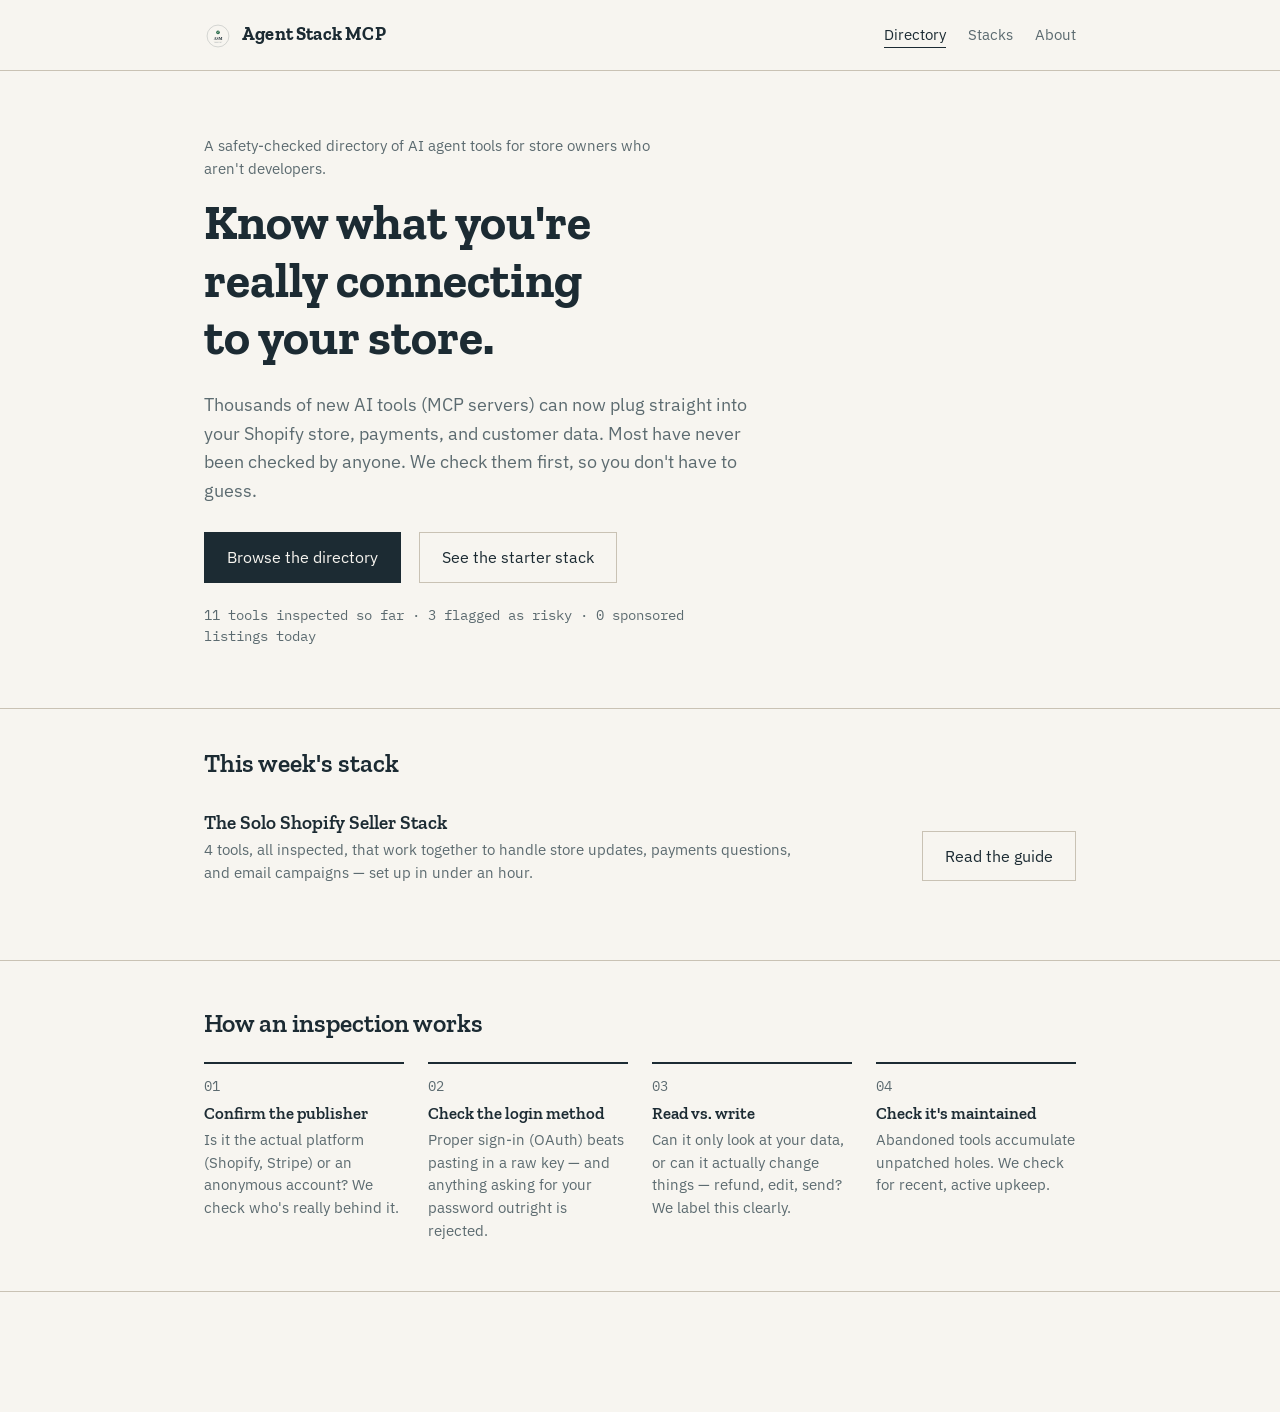
<file: index.html>
<!DOCTYPE html>
<html lang="en">
<head>
<meta charset="UTF-8">
<meta name="viewport" content="width=device-width, initial-scale=1.0">
<title>Agent Stack MCP — Inspected AI tools for Shopify sellers</title>
<meta name="description" content="A safety-checked directory of MCP (AI agent) tools for ecommerce sellers who aren't developers. Know what you're really connecting to your store.">
<meta name="google-site-verification" content="IbVhFtbNGUsEESRRMEmEl2QQsbBVO0OaXBMC23wTiZY" />
<link rel="preconnect" href="https://fonts.googleapis.com">
<link href="https://fonts.googleapis.com/css2?family=Zilla+Slab:wght@600;700&family=IBM+Plex+Sans:wght@400;500&family=IBM+Plex+Mono:wght@500&display=swap" rel="stylesheet">
<link rel="icon" type="image/x-icon" href="/favicon.ico">
<link rel="icon" type="image/png" sizes="32x32" href="/favicon-32.png">
<link rel="icon" type="image/png" sizes="16x16" href="/favicon-16.png">
<link rel="apple-touch-icon" href="/apple-touch-icon.png">
<meta property="og:title" content="Agent Stack MCP — Inspected AI tools for Shopify sellers">
<meta property="og:description" content="A safety-checked directory of MCP (AI agent) tools for ecommerce sellers who aren't developers.">
<meta property="og:image" content="https://agentstackmcp.com/og-image.png">
<meta property="og:url" content="https://agentstackmcp.com/">
<meta property="og:type" content="website">
<meta name="twitter:card" content="summary_large_image">
  <link rel="stylesheet" href="assets/style.css">
</head>
<body>

<header class="site-header">
  <div class="container">
    <a class="wordmark" href="index.html"><img src="/assets/logo.svg" alt="Agent Stack MCP" style="width:28px;height:28px;vertical-align:middle;margin-right:10px;">Agent Stack MCP</a>
    <nav class="primary-nav">
      <a href="directory.html" class="active">Directory</a>
      <a href="stacks/solo-shopify-seller.html">Stacks</a>
      <a href="about.html">About</a>
    </nav>
  </div>
</header>

<section class="hero">
  <div class="container">
    <p class="eyebrow-line">A safety-checked directory of AI agent tools for store owners who aren't developers.</p>
    <h1>Know what you're really connecting to your store.</h1>
    <p class="lede">Thousands of new AI tools (MCP servers) can now plug straight into your Shopify store, payments, and customer data. Most have never been checked by anyone. We check them first, so you don't have to guess.</p>
    <div class="cta-row">
      <a class="btn" href="directory.html">Browse the directory</a>
      <a class="btn-ghost" href="stacks/solo-shopify-seller.html">See the starter stack</a>
    </div>
    <p class="stat-line" style="margin-top:22px;">11 tools inspected so far · 3 flagged as risky · 0 sponsored listings today</p>
  </div>
</section>

<section class="featured">
  <div class="container">
    <h2>This week's stack</h2>
    <div class="featured-row">
      <div>
        <h3 style="margin-bottom:4px;">The Solo Shopify Seller Stack</h3>
        <p class="meta">4 tools, all inspected, that work together to handle store updates, payments questions, and email campaigns — set up in under an hour.</p>
      </div>
      <a class="btn-ghost" href="stacks/solo-shopify-seller.html">Read the guide</a>
    </div>
  </div>
</section>

<section class="how">
  <div class="container">
    <h2>How an inspection works</h2>
    <ol class="how-list">
      <li>
        <div class="num">01</div>
        <h3>Confirm the publisher</h3>
        <p>Is it the actual platform (Shopify, Stripe) or an anonymous account? We check who's really behind it.</p>
      </li>
      <li>
        <div class="num">02</div>
        <h3>Check the login method</h3>
        <p>Proper sign-in (OAuth) beats pasting in a raw key — and anything asking for your password outright is rejected.</p>
      </li>
      <li>
        <div class="num">03</div>
        <h3>Read vs. write</h3>
        <p>Can it only look at your data, or can it actually change things — refund, edit, send? We label this clearly.</p>
      </li>
      <li>
        <div class="num">04</div>
        <h3>Check it's maintained</h3>
        <p>Abandoned tools accumulate unpatched holes. We check for recent, active upkeep.</p>
      </li>
    </ol>
  </div>
</section>

<section class="manifest">
  <div class="container">
</file>
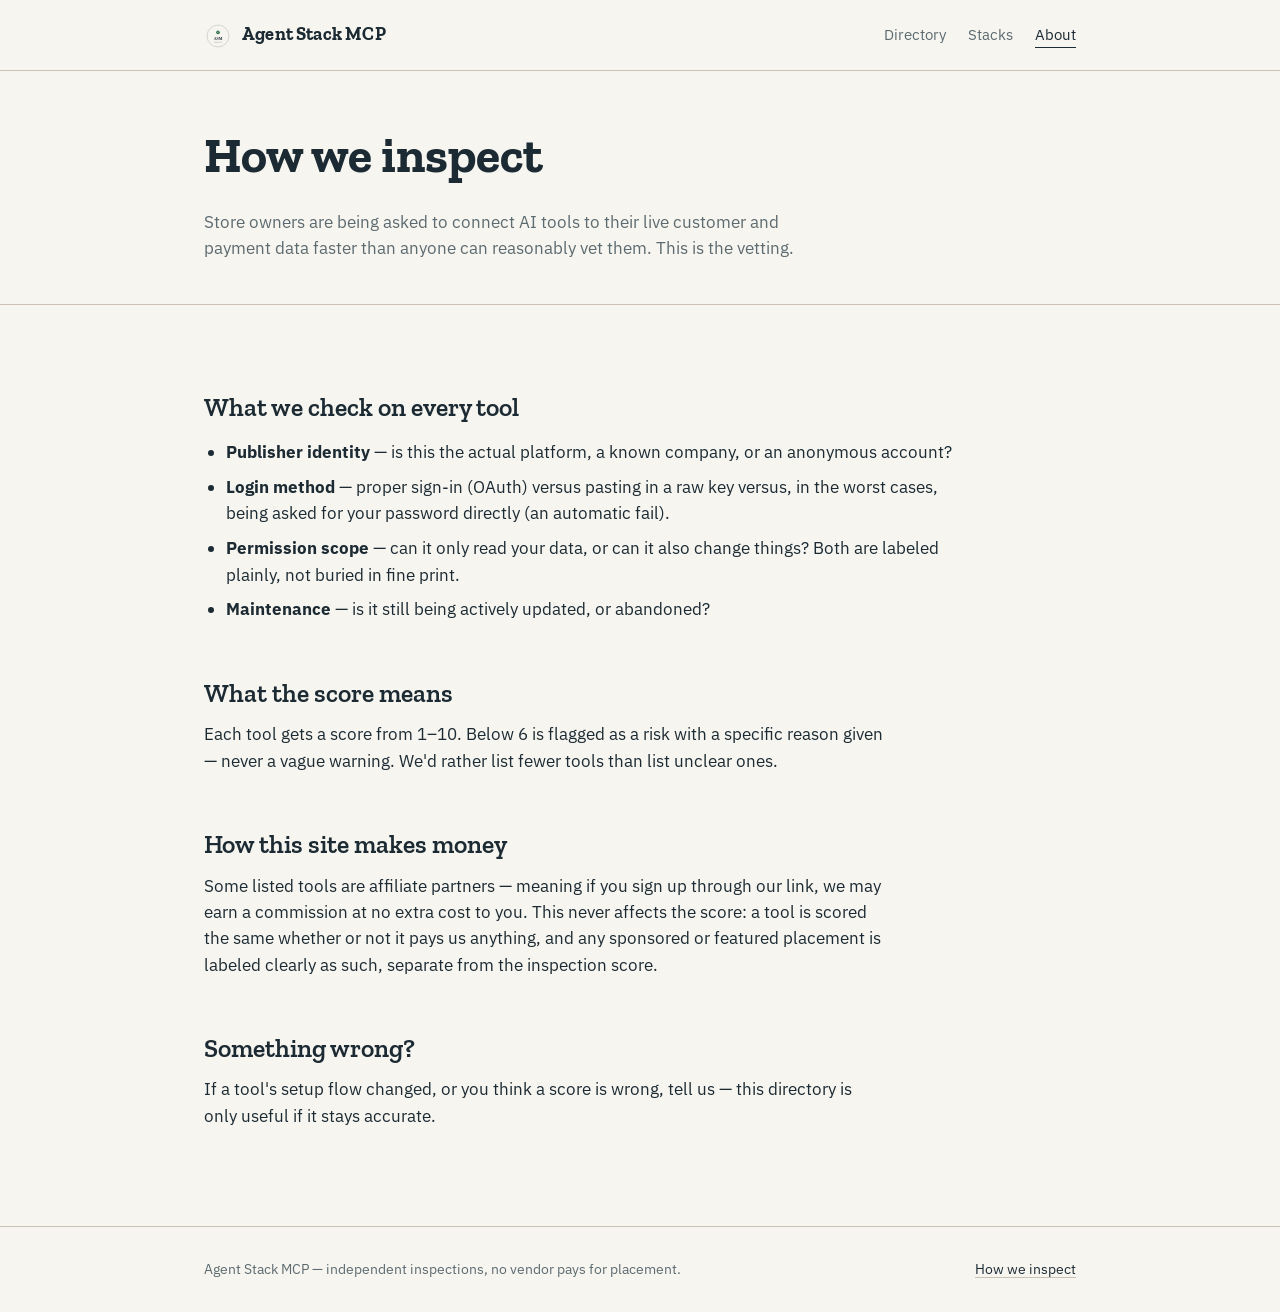
<file: about.html>
<!DOCTYPE html>
<html lang="en">
<head>
<meta charset="UTF-8">
<meta name="viewport" content="width=device-width, initial-scale=1.0">
<title>About — Agent Stack MCP</title>
<meta name="description" content="How we inspect AI agent tools before listing them, and how this site makes money.">
<link rel="preconnect" href="https://fonts.googleapis.com">
<link href="https://fonts.googleapis.com/css2?family=Zilla+Slab:wght@600;700&family=IBM+Plex+Sans:wght@400;500&family=IBM+Plex+Mono:wght@500&display=swap" rel="stylesheet">
<link rel="icon" type="image/x-icon" href="/favicon.ico">
<link rel="icon" type="image/png" sizes="32x32" href="/favicon-32.png">
<link rel="icon" type="image/png" sizes="16x16" href="/favicon-16.png">
<link rel="apple-touch-icon" href="/apple-touch-icon.png">
<meta property="og:title" content="How we inspect — Agent Stack MCP">
<meta property="og:description" content="How we check AI agent tools before listing them, and how this site makes money.">
<meta property="og:image" content="https://agentstackmcp.com/og-image.png">
<meta property="og:url" content="https://agentstackmcp.com/about.html">
<meta property="og:type" content="website">
<meta name="twitter:card" content="summary_large_image">
  <link rel="stylesheet" href="assets/style.css">
</head>
<body>

<header class="site-header">
  <div class="container">
    <a class="wordmark" href="index.html"><img src="/assets/logo.svg" alt="Agent Stack MCP" style="width:28px;height:28px;vertical-align:middle;margin-right:10px;">Agent Stack MCP</a>
    <nav class="primary-nav">
      <a href="directory.html">Directory</a>
      <a href="stacks/solo-shopify-seller.html">Stacks</a>
      <a href="about.html" class="active">About</a>
    </nav>
  </div>
</header>

<section class="article-header">
  <div class="container">
    <h1>How we inspect</h1>
    <p class="lede">Store owners are being asked to connect AI tools to their live customer and payment data faster than anyone can reasonably vet them. This is the vetting.</p>
  </div>
</section>

<div class="container">
<article class="article-body">

  <h2>What we check on every tool</h2>
  <ul>
    <li><strong>Publisher identity</strong> — is this the actual platform, a known company, or an anonymous account?</li>
    <li><strong>Login method</strong> — proper sign-in (OAuth) versus pasting in a raw key versus, in the worst cases, being asked for your password directly (an automatic fail).</li>
    <li><strong>Permission scope</strong> — can it only read your data, or can it also change things? Both are labeled plainly, not buried in fine print.</li>
    <li><strong>Maintenance</strong> — is it still being actively updated, or abandoned?</li>
  </ul>

  <h2>What the score means</h2>
  <p>Each tool gets a score from 1–10. Below 6 is flagged as a risk with a specific reason given — never a vague warning. We'd rather list fewer tools than list unclear ones.</p>

  <h2>How this site makes money</h2>
  <p>Some listed tools are affiliate partners — meaning if you sign up through our link, we may earn a commission at no extra cost to you. This never affects the score: a tool is scored the same whether or not it pays us anything, and any sponsored or featured placement is labeled clearly as such, separate from the inspection score.</p>

  <h2>Something wrong?</h2>
  <p>If a tool's setup flow changed, or you think a score is wrong, tell us — this directory is only useful if it stays accurate.</p>

</article>
</div>

<footer class="site-footer">
  <div class="container">
    <span>Agent Stack MCP — independent inspections, no vendor pays for placement.</span>
    <span><a href="about.html">How we inspect</a></span>
  </div>
</footer>

</body>
</html>
</file>
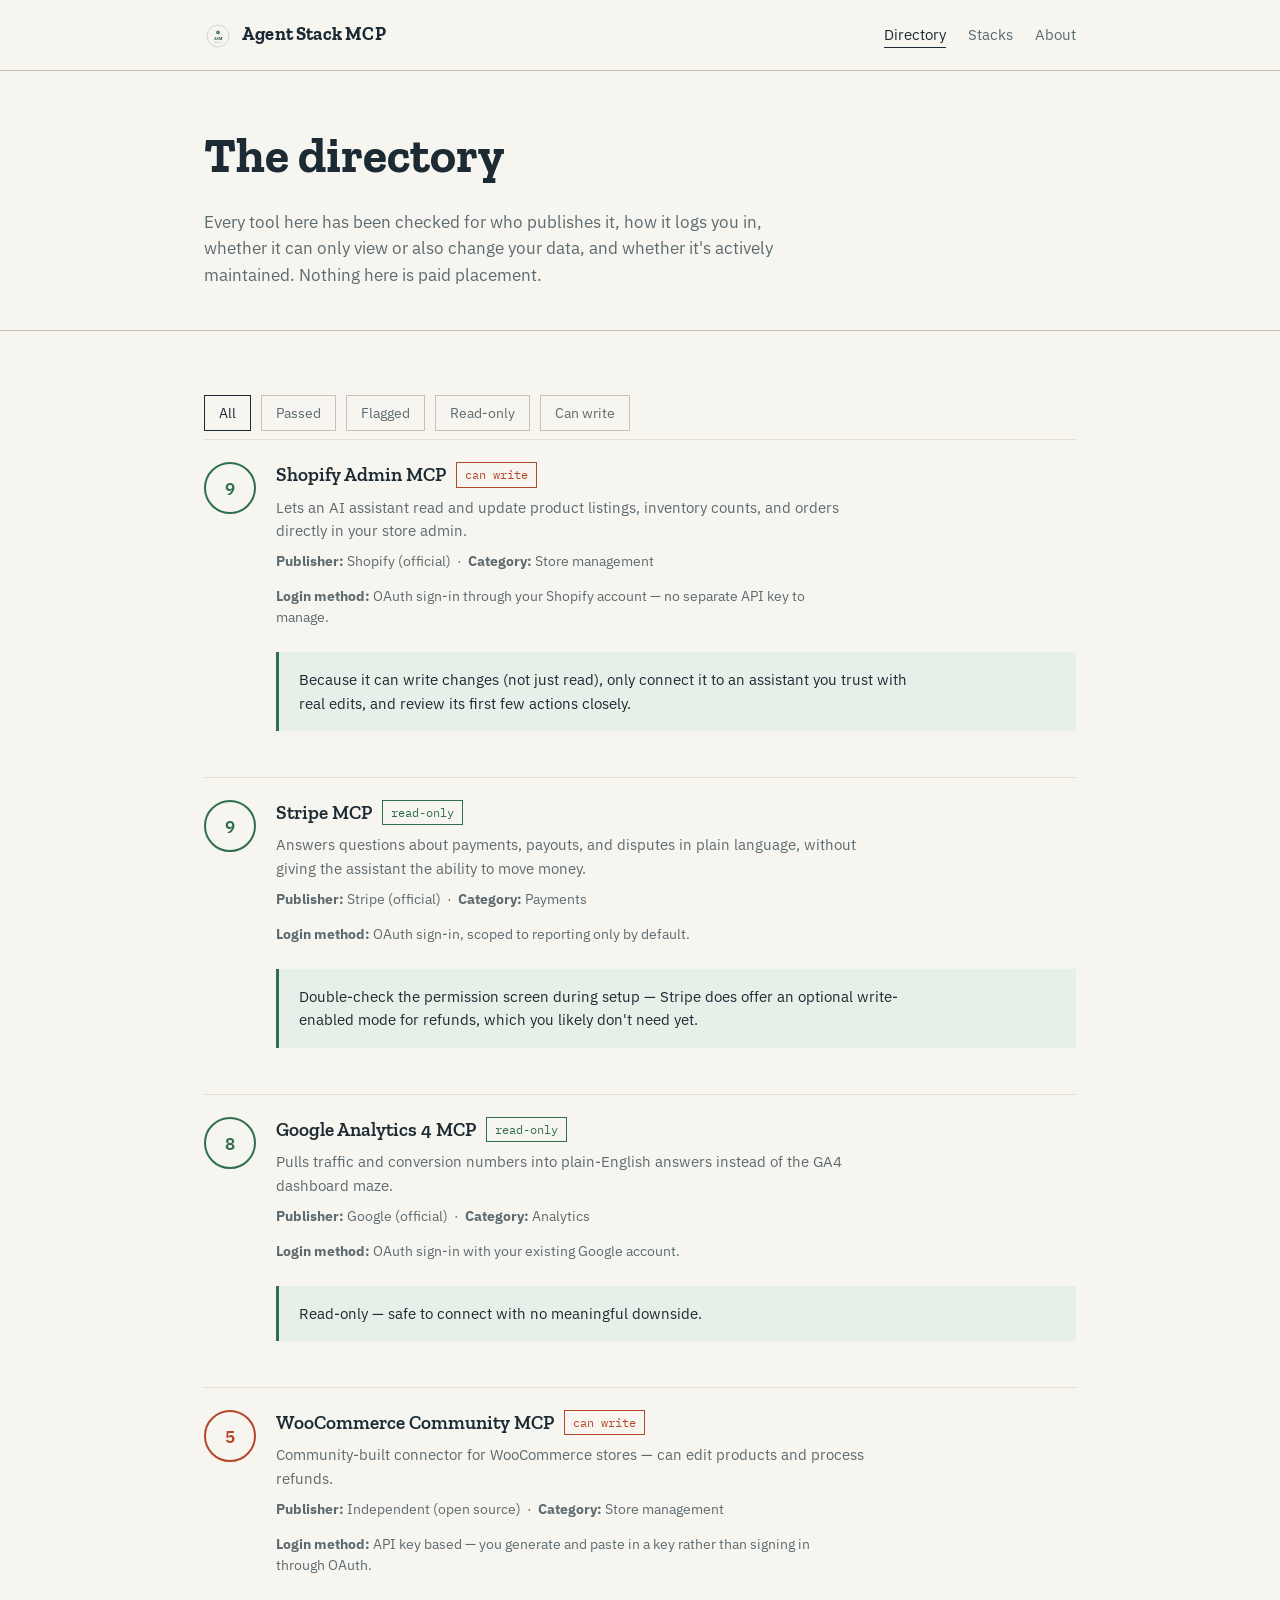
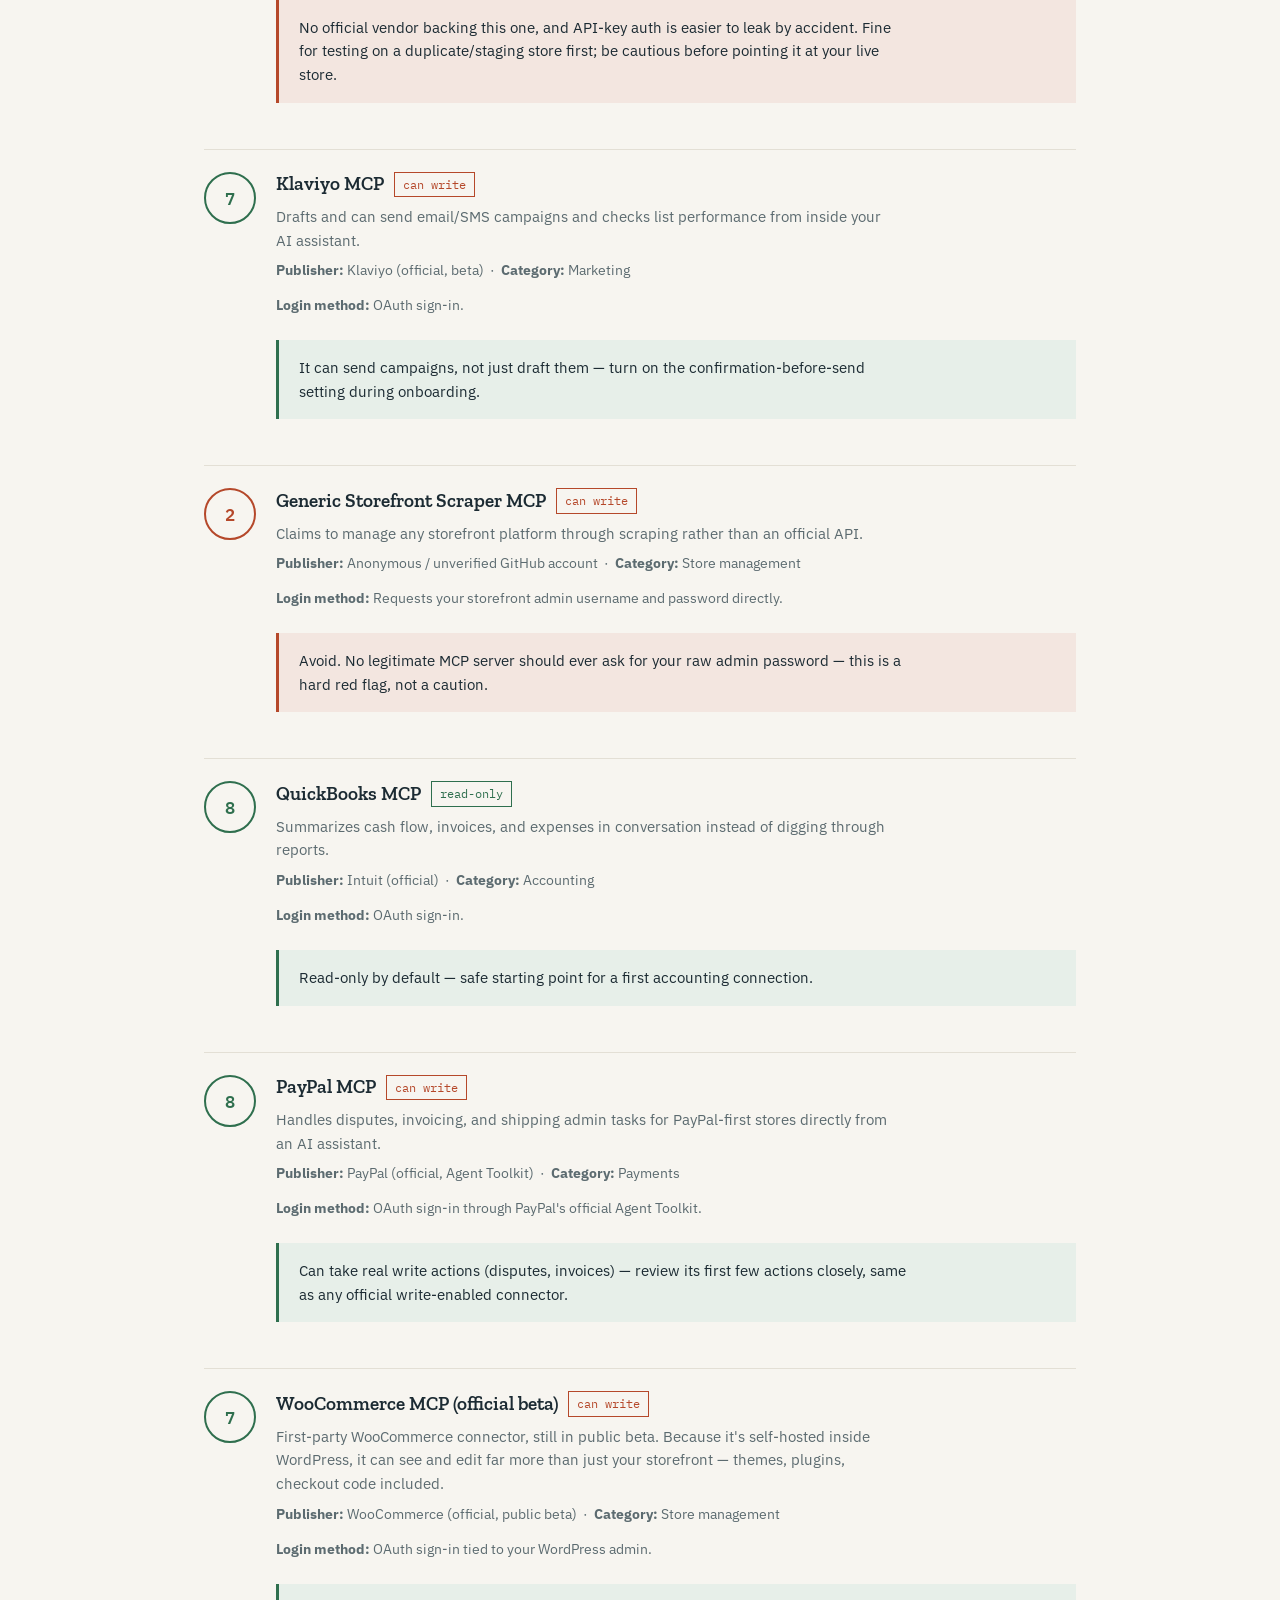
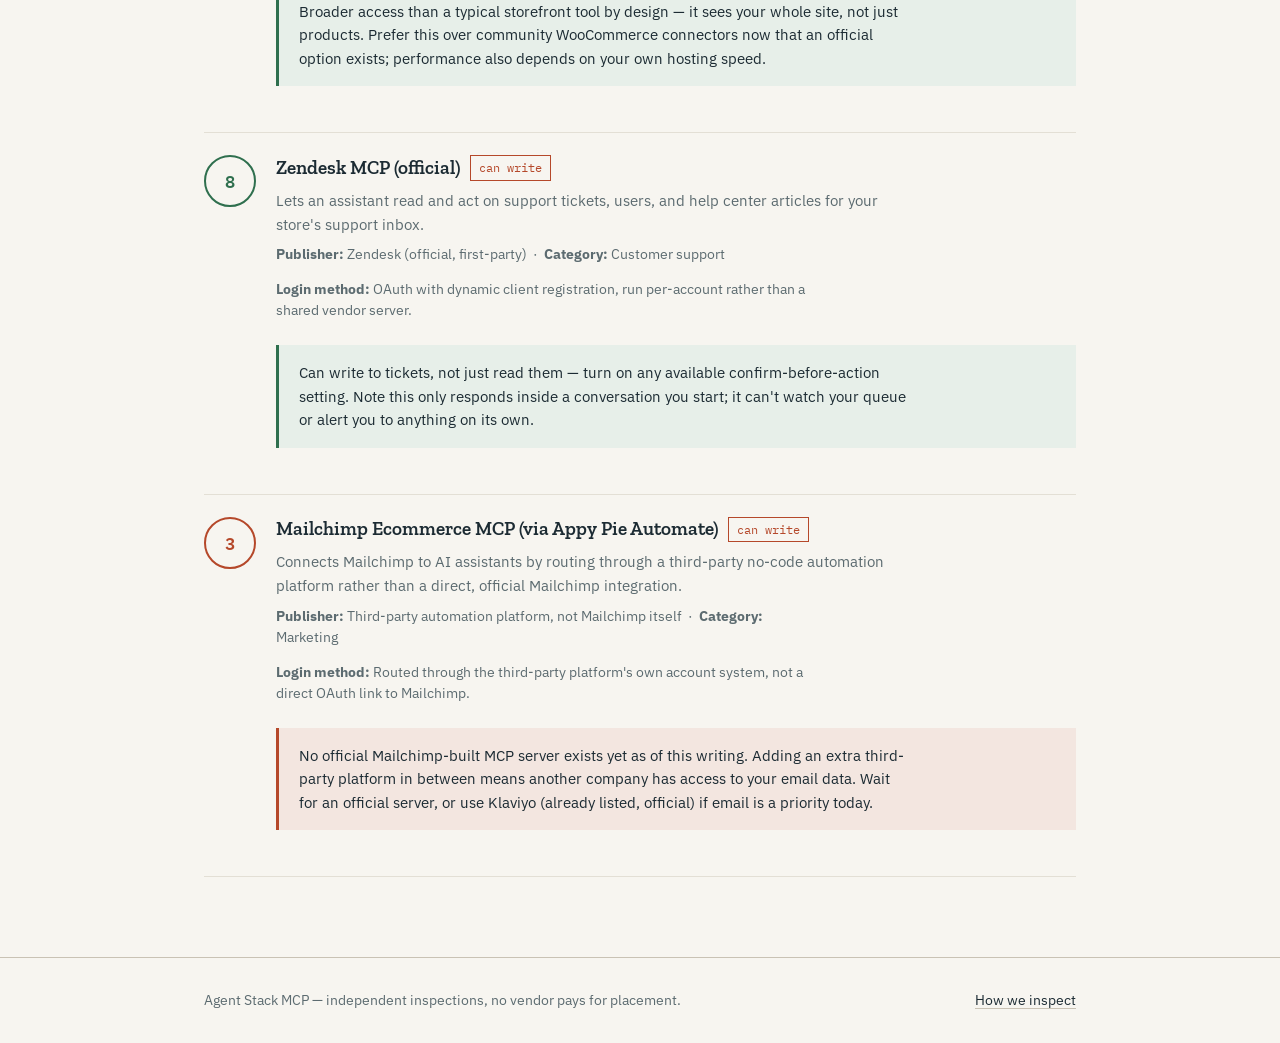
<file: directory.html>
<!DOCTYPE html>
<html lang="en">
<head>
<meta charset="UTF-8">
<meta name="viewport" content="width=device-width, initial-scale=1.0">
<title>Directory — Agent Stack MCP</title>
<meta name="description" content="Every AI agent tool we've inspected, with a safety score, publisher, and whether it can only read your data or also change it.">
<link rel="preconnect" href="https://fonts.googleapis.com">
<link href="https://fonts.googleapis.com/css2?family=Zilla+Slab:wght@600;700&family=IBM+Plex+Sans:wght@400;500&family=IBM+Plex+Mono:wght@500&display=swap" rel="stylesheet">
<link rel="icon" type="image/x-icon" href="/favicon.ico">
<link rel="icon" type="image/png" sizes="32x32" href="/favicon-32.png">
<link rel="icon" type="image/png" sizes="16x16" href="/favicon-16.png">
<link rel="apple-touch-icon" href="/apple-touch-icon.png">
<meta property="og:title" content="Directory — Agent Stack MCP">
<meta property="og:description" content="Every AI agent tool we've inspected, with a safety score, publisher, and whether it can only read your data or also change it.">
<meta property="og:image" content="https://agentstackmcp.com/og-image.png">
<meta property="og:url" content="https://agentstackmcp.com/directory.html">
<meta property="og:type" content="website">
<meta name="twitter:card" content="summary_large_image">
  <link rel="stylesheet" href="assets/style.css">
</head>
<body>

<header class="site-header">
  <div class="container">
    <a class="wordmark" href="index.html"><img src="/assets/logo.svg" alt="Agent Stack MCP" style="width:28px;height:28px;vertical-align:middle;margin-right:10px;">Agent Stack MCP</a>
    <nav class="primary-nav">
      <a href="directory.html" class="active">Directory</a>
      <a href="stacks/solo-shopify-seller.html">Stacks</a>
      <a href="about.html">About</a>
    </nav>
  </div>
</header>

<section class="article-header">
  <div class="container">
    <h1>The directory</h1>
    <p class="lede">Every tool here has been checked for who publishes it, how it logs you in, whether it can only view or also change your data, and whether it's actively maintained. Nothing here is paid placement.</p>
  </div>
</section>

<section class="manifest">
  <div class="container">
    <div class="filter-bar" id="filter-bar">
      <button class="active" data-filter="all">All</button>
      <button data-filter="pass">Passed</button>
      <button data-filter="risk">Flagged</button>
      <button data-filter="readonly">Read-only</button>
      <button data-filter="write">Can write</button>
    </div>
    <div id="all-entries"></div>
  </div>
</section>

<footer class="site-footer">
  <div class="container">
    <span>Agent Stack MCP — independent inspections, no vendor pays for placement.</span>
    <span><a href="about.html">How we inspect</a></span>
  </div>
</footer>

<script src="assets/listings.js"></script>
<script>
  const container = document.getElementById('all-entries');

  function render(filter) {
    let items = LISTINGS;
    if (filter === 'pass' || filter === 'risk') {
      items = LISTINGS.filter(i => i.verdict === filter);
    } else if (filter === 'readonly' || filter === 'write') {
      items = LISTINGS.filter(i => i.access === filter);
    }
    container.innerHTML = items.map(item => `
      <div class="entry">
        <div class="score-badge ${item.verdict}">${item.score}</div>
        <div class="entry-body">
          <div class="entry-title">
            <h3>${item.name}</h3>
            <span class="tag ${item.access === 'write' ? 'write' : 'readonly'}">${item.access === 'write' ? 'can write' : 'read-only'}</span>
          </div>
          <p class="entry-desc">${item.summary}</p>
          <p class="entry-meta"><strong>Publisher:</strong> ${item.publisher} &nbsp;·&nbsp; <strong>Category:</strong> ${item.category}</p>
          <p class="entry-meta"><strong>Login method:</strong> ${item.auth}</p>
          ${item.verdict === 'risk'
            ? `<div class="callout"><p>${item.caution}</p></div>`
            : `<div class="callout safe"><p>${item.caution}</p></div>`}
        </div>
      </div>
    `).join('');
  }

  render('all');

  document.getElementById('filter-bar').addEventListener('click', (e) => {
    if (e.target.tagName !== 'BUTTON') return;
    document.querySelectorAll('#filter-bar button').forEach(b => b.classList.remove('active'));
    e.target.classList.add('active');
    render(e.target.dataset.filter);
  });
</script>

</body>
</html>
</file>
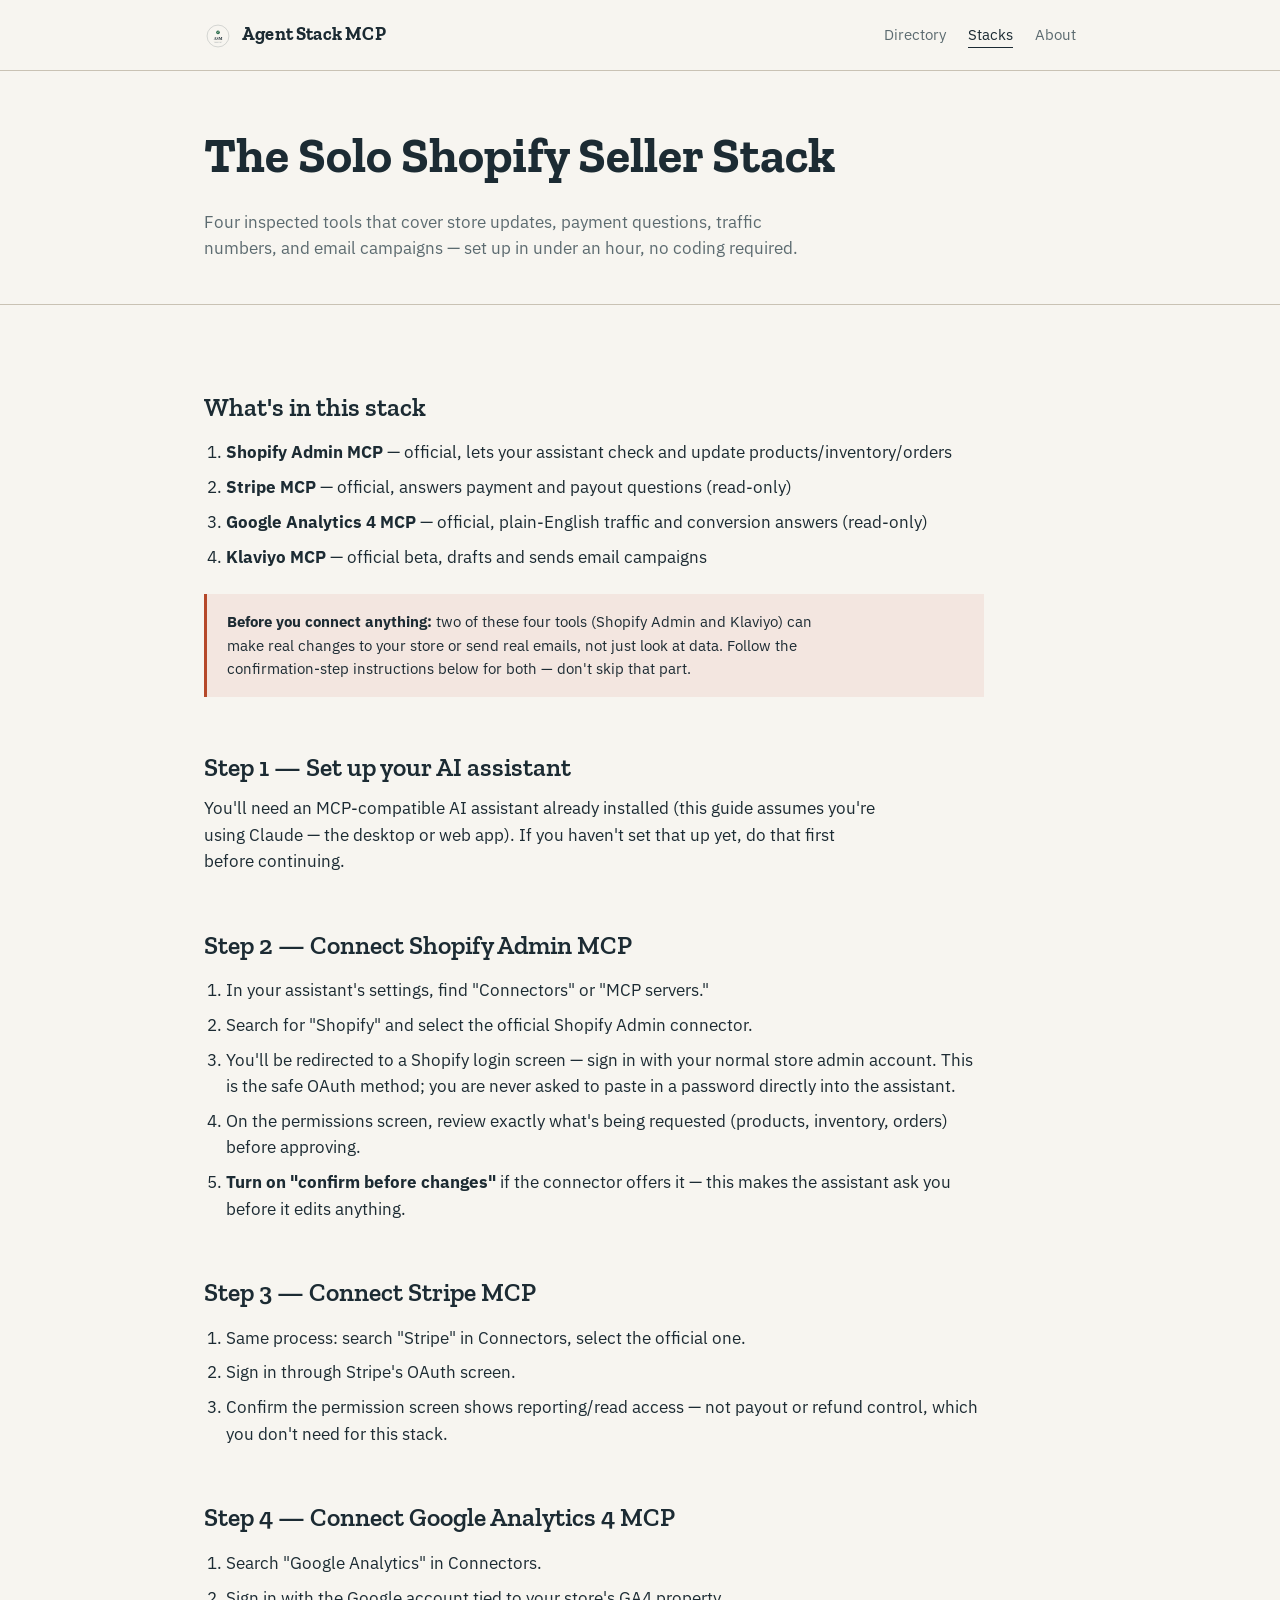
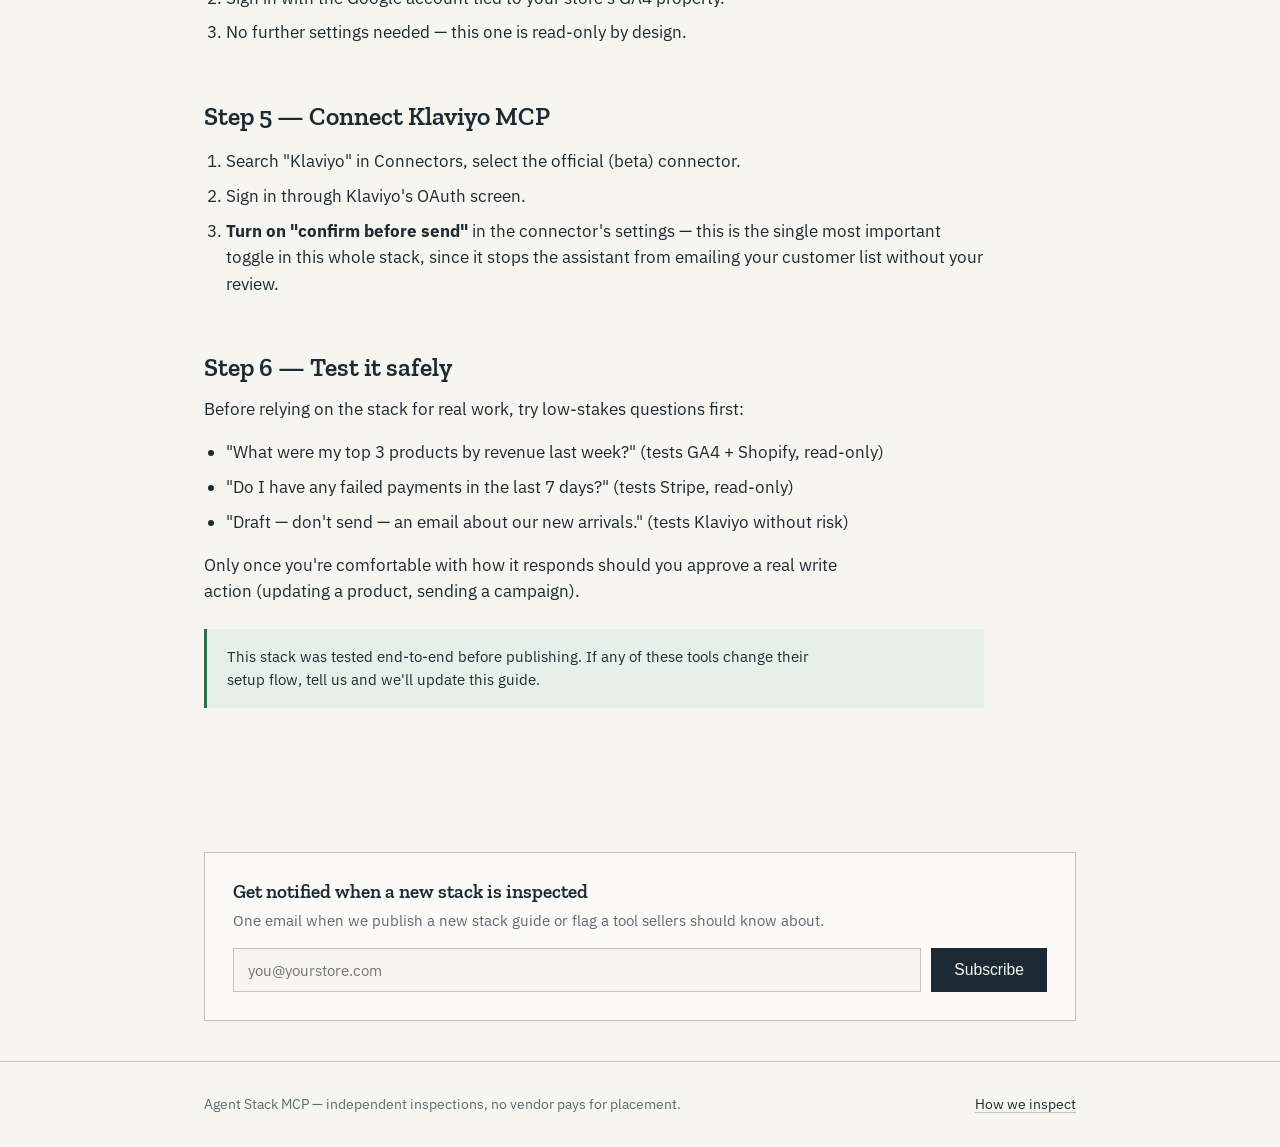
<file: stacks/solo-shopify-seller.html>
<!DOCTYPE html>
<html lang="en">
<head>
<meta charset="UTF-8">
<meta name="viewport" content="width=device-width, initial-scale=1.0">
<title>The Solo Shopify Seller Stack — Agent Stack MCP</title>
<meta name="description" content="A tested, step-by-step stack of 4 inspected AI agent tools for solo Shopify sellers: store management, payments, analytics, and email.">
<link rel="preconnect" href="https://fonts.googleapis.com">
<link href="https://fonts.googleapis.com/css2?family=Zilla+Slab:wght@600;700&family=IBM+Plex+Sans:wght@400;500&family=IBM+Plex+Mono:wght@500&display=swap" rel="stylesheet">
<link rel="icon" type="image/x-icon" href="/favicon.ico">
<link rel="icon" type="image/png" sizes="32x32" href="/favicon-32.png">
<link rel="icon" type="image/png" sizes="16x16" href="/favicon-16.png">
<link rel="apple-touch-icon" href="/apple-touch-icon.png">
<meta property="og:title" content="The Solo Shopify Seller Stack — Agent Stack MCP">
<meta property="og:description" content="A tested, step-by-step stack of 4 inspected AI agent tools for solo Shopify sellers.">
<meta property="og:image" content="https://agentstackmcp.com/og-image.png">
<meta property="og:url" content="https://agentstackmcp.com/stacks/solo-shopify-seller.html">
<meta property="og:type" content="website">
<meta name="twitter:card" content="summary_large_image">
  <link rel="stylesheet" href="../assets/style.css">
</head>
<body>

<header class="site-header">
  <div class="container">
    <a class="wordmark" href="../index.html"><img src="/assets/logo.svg" alt="Agent Stack MCP" style="width:28px;height:28px;vertical-align:middle;margin-right:10px;">Agent Stack MCP</a>
    <nav class="primary-nav">
      <a href="../directory.html">Directory</a>
      <a href="solo-shopify-seller.html" class="active">Stacks</a>
      <a href="../about.html">About</a>
    </nav>
  </div>
</header>

<section class="article-header">
  <div class="container">
    <h1>The Solo Shopify Seller Stack</h1>
    <p class="lede">Four inspected tools that cover store updates, payment questions, traffic numbers, and email campaigns — set up in under an hour, no coding required.</p>
  </div>
</section>

<div class="container">
<article class="article-body">

  <h2>What's in this stack</h2>
  <ol>
    <li><strong>Shopify Admin MCP</strong> — official, lets your assistant check and update products/inventory/orders</li>
    <li><strong>Stripe MCP</strong> — official, answers payment and payout questions (read-only)</li>
    <li><strong>Google Analytics 4 MCP</strong> — official, plain-English traffic and conversion answers (read-only)</li>
    <li><strong>Klaviyo MCP</strong> — official beta, drafts and sends email campaigns</li>
  </ol>

  <div class="callout">
    <p><strong>Before you connect anything:</strong> two of these four tools (Shopify Admin and Klaviyo) can make real changes to your store or send real emails, not just look at data. Follow the confirmation-step instructions below for both — don't skip that part.</p>
  </div>

  <h2>Step 1 — Set up your AI assistant</h2>
  <p>You'll need an MCP-compatible AI assistant already installed (this guide assumes you're using Claude — the desktop or web app). If you haven't set that up yet, do that first before continuing.</p>

  <h2>Step 2 — Connect Shopify Admin MCP</h2>
  <ol>
    <li>In your assistant's settings, find "Connectors" or "MCP servers."</li>
    <li>Search for "Shopify" and select the official Shopify Admin connector.</li>
    <li>You'll be redirected to a Shopify login screen — sign in with your normal store admin account. This is the safe OAuth method; you are never asked to paste in a password directly into the assistant.</li>
    <li>On the permissions screen, review exactly what's being requested (products, inventory, orders) before approving.</li>
    <li><strong>Turn on "confirm before changes"</strong> if the connector offers it — this makes the assistant ask you before it edits anything.</li>
  </ol>

  <h2>Step 3 — Connect Stripe MCP</h2>
  <ol>
    <li>Same process: search "Stripe" in Connectors, select the official one.</li>
    <li>Sign in through Stripe's OAuth screen.</li>
    <li>Confirm the permission screen shows reporting/read access — not payout or refund control, which you don't need for this stack.</li>
  </ol>

  <h2>Step 4 — Connect Google Analytics 4 MCP</h2>
  <ol>
    <li>Search "Google Analytics" in Connectors.</li>
    <li>Sign in with the Google account tied to your store's GA4 property.</li>
    <li>No further settings needed — this one is read-only by design.</li>
  </ol>

  <h2>Step 5 — Connect Klaviyo MCP</h2>
  <ol>
    <li>Search "Klaviyo" in Connectors, select the official (beta) connector.</li>
    <li>Sign in through Klaviyo's OAuth screen.</li>
    <li><strong>Turn on "confirm before send"</strong> in the connector's settings — this is the single most important toggle in this whole stack, since it stops the assistant from emailing your customer list without your review.</li>
  </ol>

  <h2>Step 6 — Test it safely</h2>
  <p>Before relying on the stack for real work, try low-stakes questions first:</p>
  <ul>
    <li>"What were my top 3 products by revenue last week?" (tests GA4 + Shopify, read-only)</li>
    <li>"Do I have any failed payments in the last 7 days?" (tests Stripe, read-only)</li>
    <li>"Draft — don't send — an email about our new arrivals." (tests Klaviyo without risk)</li>
  </ul>
  <p>Only once you're comfortable with how it responds should you approve a real write action (updating a product, sending a campaign).</p>

  <div class="callout safe">
    <p>This stack was tested end-to-end before publishing. If any of these tools change their setup flow, tell us and we'll update this guide.</p>
  </div>

</article>
</div>

<div class="container">
  <div class="newsletter-box" id="newsletter-box">
    <div id="newsletter-form-state">
      <h3>Get notified when a new stack is inspected</h3>
      <p>One email when we publish a new stack guide or flag a tool sellers should know about.</p>
      <form class="newsletter-form" id="newsletter-form" action="https://assets.mailerlite.com/jsonp/2612388/forms/197544393839740852/subscribe" method="post" target="ml-hidden-frame">
        <input type="email" name="fields[email]" placeholder="you@yourstore.com" required aria-label="Email address" autocomplete="email">
        <input type="hidden" name="ml-submit" value="1">
        <input type="hidden" name="anticsrf" value="true">
        <button class="btn" type="submit">Subscribe</button>
      </form>
    </div>
    <div id="newsletter-thanks" style="display:none;">
      <h3>You're on the list</h3>
      <p>We'll email you when the next stack or safety flag goes live.</p>
    </div>
  </div>
  <iframe name="ml-hidden-frame" style="display:none;" title="newsletter submission"></iframe>
  <script>
    document.getElementById('newsletter-form').addEventListener('submit', function () {
      setTimeout(function () {
        document.getElementById('newsletter-form-state').style.display = 'none';
        document.getElementById('newsletter-thanks').style.display = 'block';
      }, 600);
    });
  </script>
</div>

<footer class="site-footer">
  <div class="container">
    <span>Agent Stack MCP — independent inspections, no vendor pays for placement.</span>
    <span><a href="../about.html">How we inspect</a></span>
  </div>
</footer>

</body>
</html>
</file>
<file: assets/style.css>
/* Agent Stack MCP — shared styles
   Design tokens */
:root {
  --paper: #F7F5F0;
  --paper-raised: #FBFAF7;
  --ink: #1C2B33;
  --ink-muted: #5C6B70;
  --pass: #2F6F4E;
  --pass-bg: #E7EFE9;
  --risk: #B5482A;
  --risk-bg: #F3E6E0;
  --rule: #C9C2B4;
  --rule-light: #E3DFD5;
  --max-width: 780px;
}

* { box-sizing: border-box; }

html {
  -webkit-text-size-adjust: 100%;
}

body {
  margin: 0;
  background: var(--paper);
  color: var(--ink);
  font-family: "IBM Plex Sans", -apple-system, BlinkMacSystemFont, "Segoe UI", sans-serif;
  font-size: 17px;
  line-height: 1.55;
  -webkit-font-smoothing: antialiased;
}

h1, h2, h3, .slab {
  font-family: "Zilla Slab", Georgia, serif;
  font-weight: 600;
  line-height: 1.15;
  margin: 0 0 0.5em 0;
  color: var(--ink);
}

h1 { font-size: clamp(2.1rem, 5vw, 3.1rem); font-weight: 700; }
h2 { font-size: 1.6rem; }
h3 { font-size: 1.2rem; }

p { margin: 0 0 1em 0; max-width: 68ch; }

a { color: var(--ink); text-decoration-color: var(--rule); text-underline-offset: 3px; }
a:hover { text-decoration-color: var(--ink); }

.container {
  max-width: 920px;
  margin: 0 auto;
  padding: 0 24px;
}

/* ---- Header ---- */
.site-header {
  border-bottom: 1px solid var(--rule);
  padding: 20px 0;
}
.site-header .container {
  display: flex;
  align-items: baseline;
  justify-content: space-between;
  flex-wrap: wrap;
  gap: 12px;
}
.wordmark {
  font-family: "Zilla Slab", serif;
  font-weight: 700;
  font-size: 1.15rem;
  letter-spacing: 0.01em;
  color: var(--ink);
  text-decoration: none;
}
.wordmark .stamp {
  display: inline-block;
  width: 8px;
  height: 8px;
  background: var(--pass);
  border-radius: 50%;
  margin-right: 8px;
  transform: translateY(-1px);
}
nav.primary-nav { display: flex; gap: 22px; }
nav.primary-nav a {
  font-size: 0.95rem;
  color: var(--ink-muted);
  text-decoration: none;
}
nav.primary-nav a:hover, nav.primary-nav a.active { color: var(--ink); border-bottom: 1px solid var(--ink); }

/* ---- Hero ---- */
.hero {
  padding: 64px 0 48px 0;
  border-bottom: 1px solid var(--rule);
}
.hero .eyebrow-line {
  font-size: 0.92rem;
  color: var(--ink-muted);
  margin-bottom: 14px;
  max-width: 52ch;
}
.hero h1 { max-width: 14ch; }
.hero .lede {
  font-size: 1.15rem;
  color: var(--ink-muted);
  max-width: 52ch;
  margin-top: 14px;
}
.hero .cta-row {
  margin-top: 28px;
  display: flex;
  gap: 18px;
  align-items: center;
  flex-wrap: wrap;
}

.btn {
  display: inline-block;
  background: var(--ink);
  color: var(--paper);
  padding: 12px 22px;
  font-size: 0.98rem;
  text-decoration: none;
  border: 1px solid var(--ink);
}
.btn:hover { background: transparent; color: var(--ink); }
.btn-ghost {
  display: inline-block;
  padding: 12px 22px;
  font-size: 0.98rem;
  text-decoration: none;
  color: var(--ink);
  border: 1px solid var(--rule);
}
.btn-ghost:hover { border-color: var(--ink); }

.stat-line {
  font-family: "IBM Plex Mono", monospace;
  font-size: 0.85rem;
  color: var(--ink-muted);
}

/* ---- Featured stack strip ---- */
.featured {
  padding: 40px 0;
  border-bottom: 1px solid var(--rule);
}
.featured-row {
  display: flex;
  justify-content: space-between;
  align-items: center;
  gap: 24px;
  flex-wrap: wrap;
  padding: 20px 0;
}
.featured-row .meta { color: var(--ink-muted); font-size: 0.95rem; }

/* ---- How it works (numbered — it IS a real sequence) ---- */
.how {
  padding: 48px 0;
  border-bottom: 1px solid var(--rule);
}
.how-list {
  list-style: none;
  margin: 24px 0 0 0;
  padding: 0;
  display: grid;
  grid-template-columns: repeat(4, 1fr);
  gap: 24px;
}
.how-list li {
  border-top: 2px solid var(--ink);
  padding-top: 12px;
}
.how-list .num {
  font-family: "IBM Plex Mono", monospace;
  color: var(--ink-muted);
  font-size: 0.85rem;
}
.how-list h3 { margin: 6px 0 6px 0; font-size: 1.05rem; }
.how-list p { font-size: 0.92rem; color: var(--ink-muted); margin: 0; }

@media (max-width: 720px) {
  .how-list { grid-template-columns: 1fr 1fr; }
}
@media (max-width: 480px) {
  .how-list { grid-template-columns: 1fr; }
}

/* ---- Manifest / listing rows ---- */
.manifest {
  padding: 40px 0 80px 0;
}
.manifest-header {
  display: flex;
  justify-content: space-between;
  align-items: baseline;
  margin-bottom: 8px;
}
.entry {
  display: flex;
  gap: 20px;
  padding: 22px 0;
  border-top: 1px solid var(--rule-light);
  align-items: flex-start;
}
.entry:last-child { border-bottom: 1px solid var(--rule-light); }

.score-badge {
  flex: 0 0 auto;
  width: 52px;
  height: 52px;
  border: 2px solid currentColor;
  border-radius: 50%;
  display: flex;
  align-items: center;
  justify-content: center;
  font-family: "IBM Plex Mono", monospace;
  font-size: 1.05rem;
  font-weight: 600;
}
.score-badge.pass { color: var(--pass); }
.score-badge.risk { color: var(--risk); }

.entry-body { flex: 1 1 auto; min-width: 0; }
.entry-title { display: flex; align-items: center; gap: 10px; flex-wrap: wrap; }
.entry-title h3 { margin: 0; }
.tag {
  font-size: 0.78rem;
  padding: 2px 8px;
  border: 1px solid var(--rule);
  color: var(--ink-muted);
  font-family: "IBM Plex Mono", monospace;
}
.tag.write { color: var(--risk); border-color: var(--risk); }
.tag.readonly { color: var(--pass); border-color: var(--pass); }
.entry-desc { color: var(--ink-muted); margin: 8px 0 0 0; font-size: 0.96rem; }
.entry-meta { margin-top: 8px; font-size: 0.85rem; color: var(--ink-muted); }

/* ---- Filter bar ---- */
.filter-bar {
  display: flex;
  gap: 10px;
  flex-wrap: wrap;
  margin: 24px 0 8px 0;
}
.filter-bar button {
  background: none;
  border: 1px solid var(--rule);
  padding: 8px 14px;
  font-family: "IBM Plex Sans", sans-serif;
  font-size: 0.88rem;
  color: var(--ink-muted);
  cursor: pointer;
}
.filter-bar button.active { border-color: var(--ink); color: var(--ink); }
.filter-bar button:hover { border-color: var(--ink); }

/* ---- Guide / article pages ---- */
.article-header { padding: 56px 0 24px 0; border-bottom: 1px solid var(--rule); }
.article-header .lede { color: var(--ink-muted); font-size: 1.08rem; max-width: 60ch; }
.article-body { padding: 32px 0 80px 0; max-width: var(--max-width); }
.article-body h2 { margin-top: 2.2em; }
.article-body ol, .article-body ul { padding-left: 1.3em; }
.article-body li { margin-bottom: 0.5em; }

.callout {
  border-left: 3px solid var(--risk);
  background: var(--risk-bg);
  padding: 16px 20px;
  margin: 24px 0;
  font-size: 0.95rem;
}
.callout.safe { border-left-color: var(--pass); background: var(--pass-bg); }
.callout p:last-child { margin-bottom: 0; }

/* ---- Footer ---- */
.site-footer {
  border-top: 1px solid var(--rule);
  padding: 32px 0;
  font-size: 0.85rem;
  color: var(--ink-muted);
}
.site-footer .container {
  display: flex;
  justify-content: space-between;
  flex-wrap: wrap;
  gap: 12px;
}

/* ---- Newsletter box ---- */
.newsletter-box {
  border: 1px solid var(--rule);
  padding: 28px;
  margin: 40px 0;
  background: var(--paper-raised);
}
.newsletter-box h3 { margin-bottom: 6px; }
.newsletter-box p { color: var(--ink-muted); font-size: 0.94rem; margin-bottom: 16px; }
.newsletter-form { display: flex; gap: 10px; flex-wrap: wrap; }
.newsletter-form input[type="email"] {
  flex: 1 1 220px;
  padding: 11px 14px;
  border: 1px solid var(--rule);
  background: var(--paper);
  font-family: "IBM Plex Sans", sans-serif;
  font-size: 0.95rem;
  color: var(--ink);
}
.newsletter-form input[type="email"]:focus { outline: 2px solid var(--ink); outline-offset: 1px; }

@media (prefers-reduced-motion: reduce) {
  * { animation: none !important; transition: none !important; }
}

:focus-visible { outline: 2px solid var(--ink); outline-offset: 2px; }
</file>
